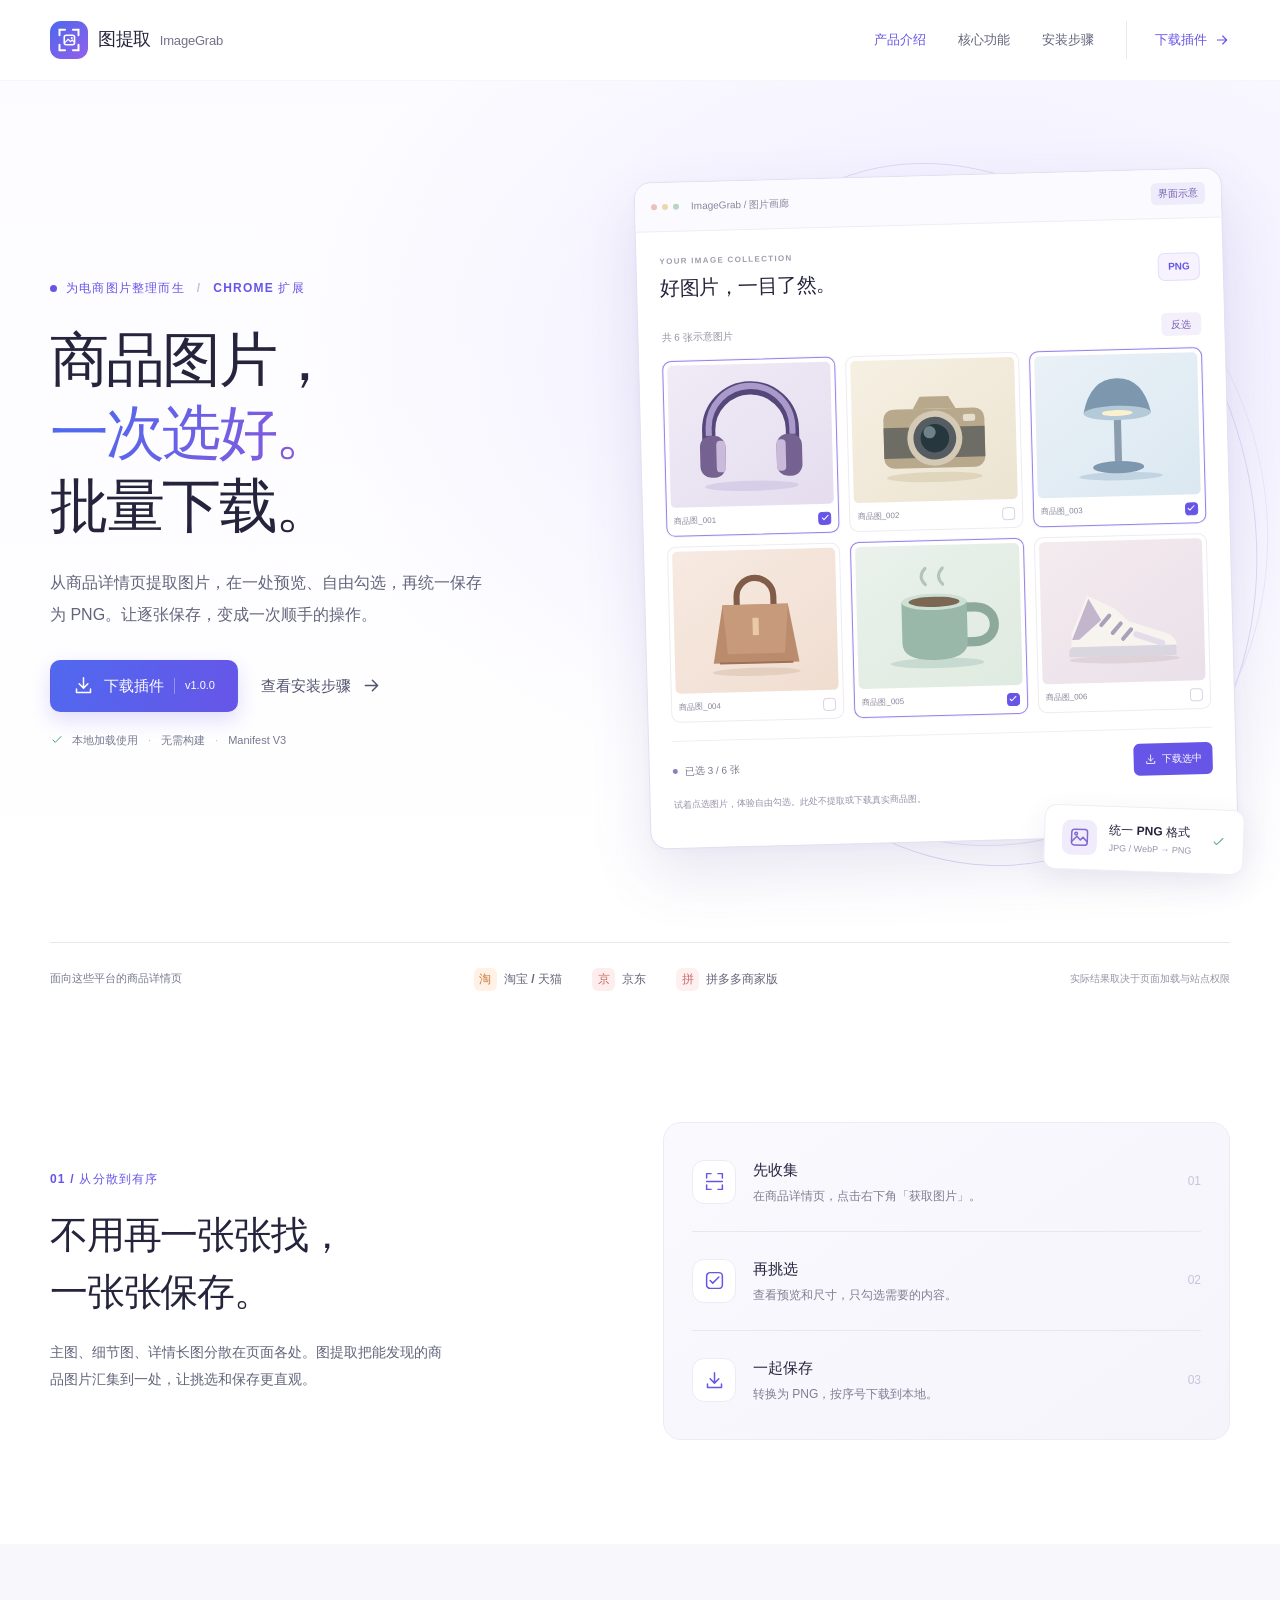
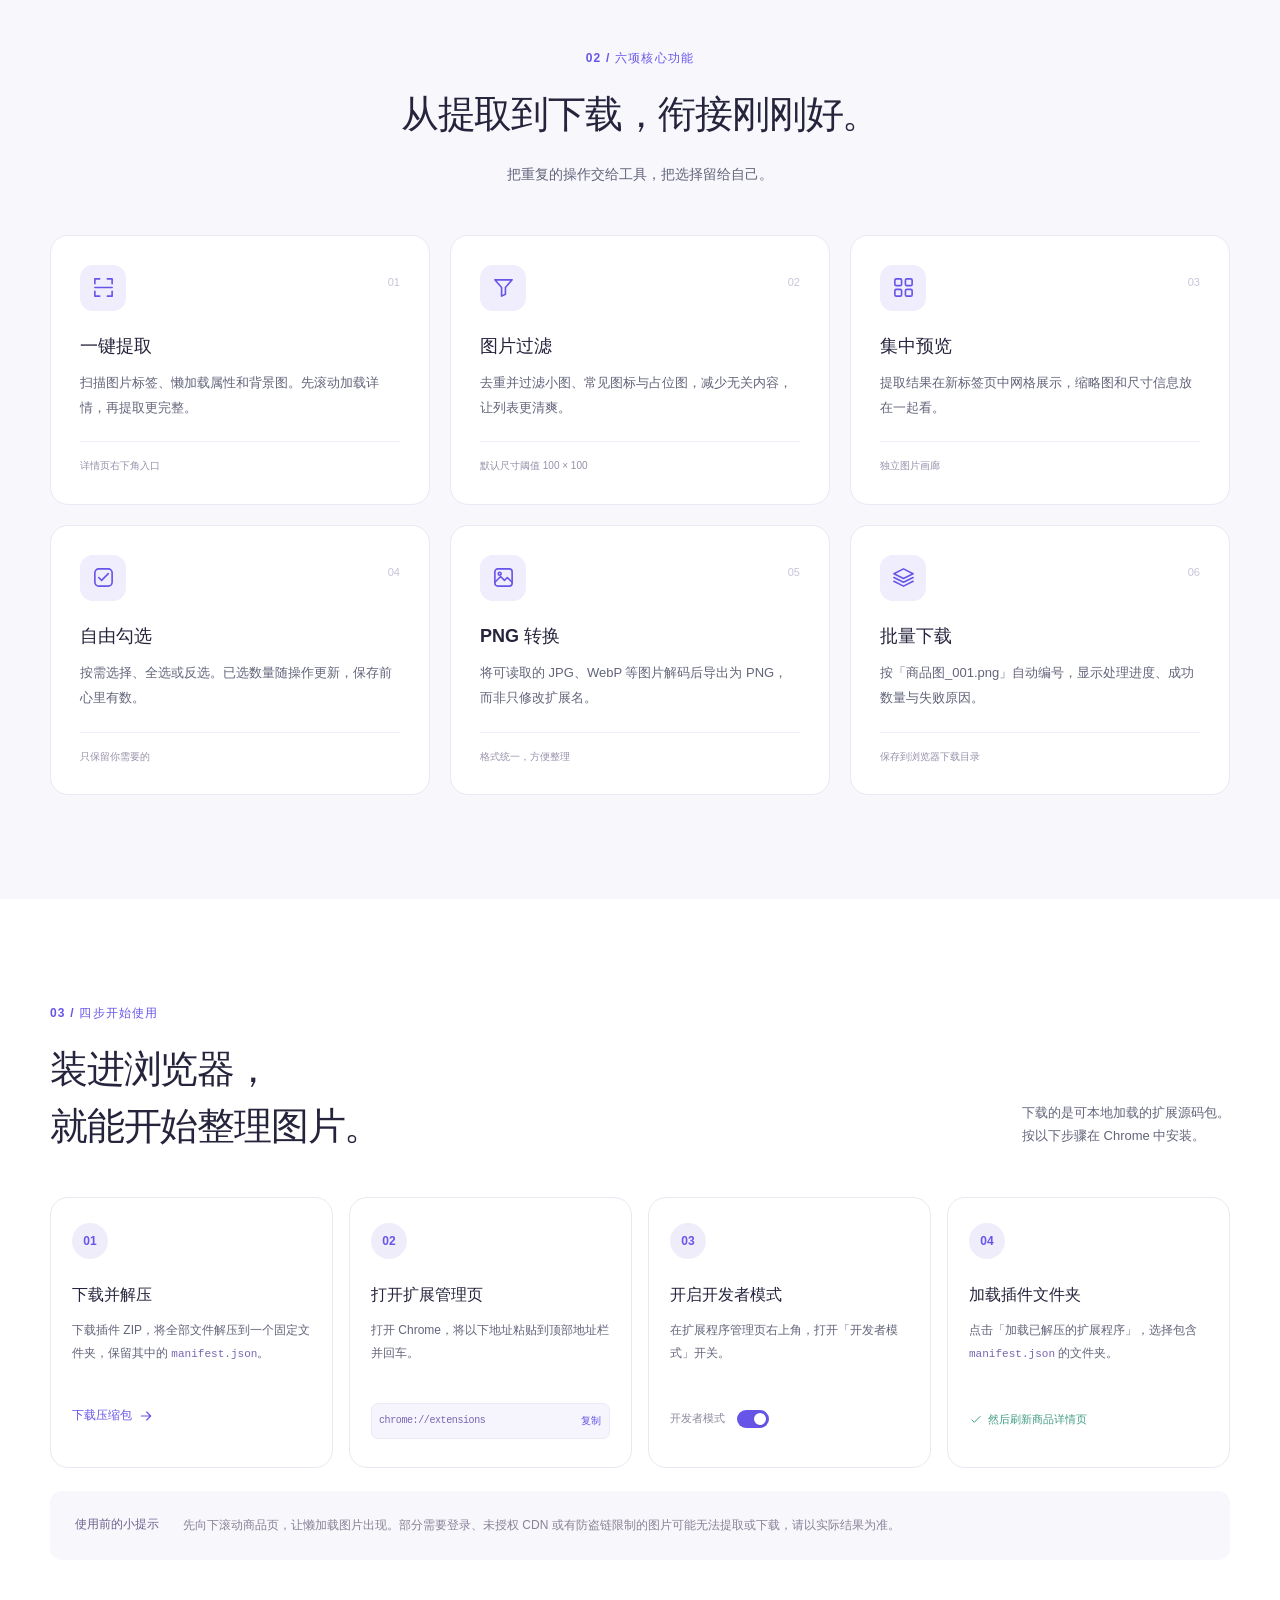
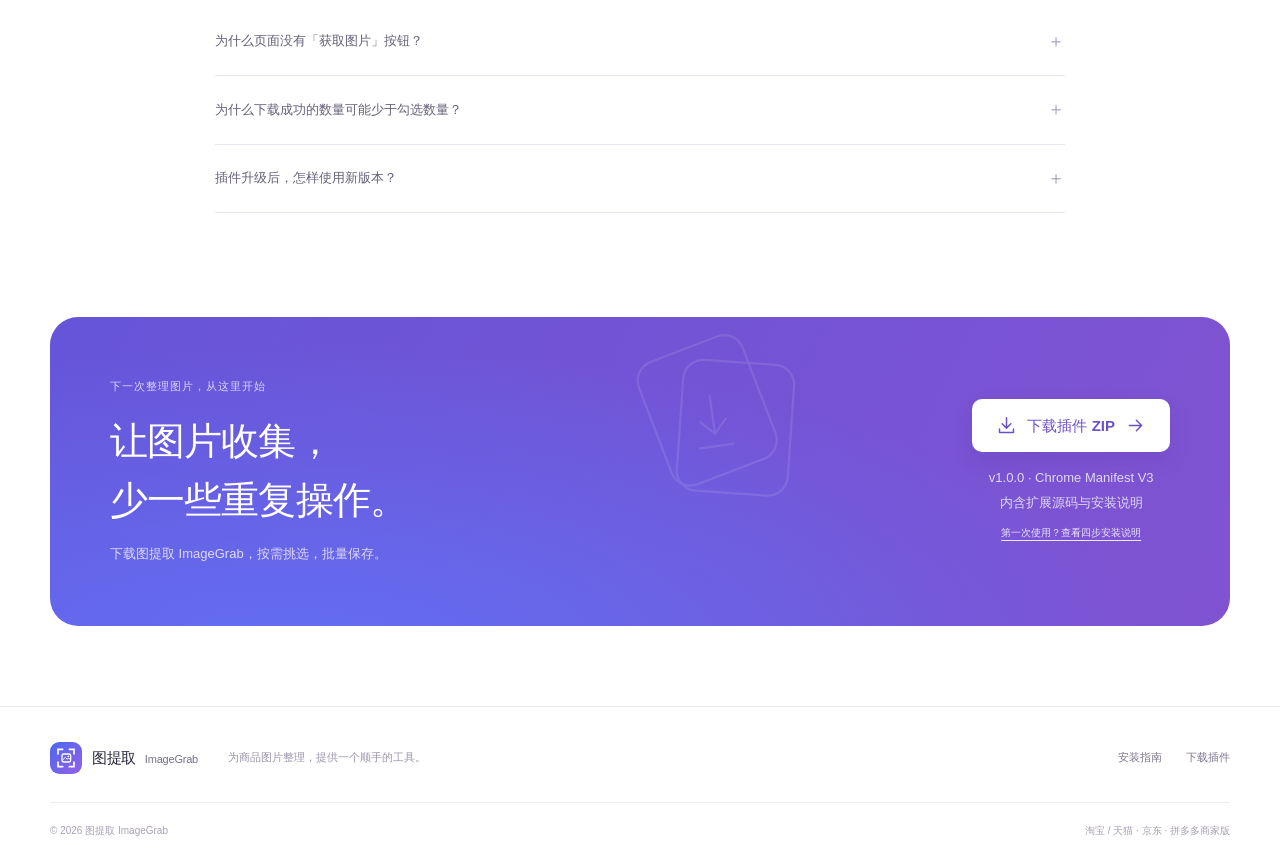
<file: docs/index.html>
<!doctype html>
<html lang="zh-CN">
<head>
  <meta charset="utf-8">
  <meta name="viewport" content="width=device-width, initial-scale=1">
  <meta name="theme-color" content="#6755e8">
  <meta name="description" content="图提取 ImageGrab：在电商商品详情页提取图片，集中预览、自由勾选，批量转换并保存为 PNG。下载 Chrome 扩展，按四步完成本地安装。">
  <title>图提取 ImageGrab · 商品图片，一次选好</title>
  <link rel="icon" href="assets/logo.svg" type="image/svg+xml">
  <link rel="stylesheet" href="css/style.css">
  <script src="js/main.js" defer></script>
</head>
<body>
  <a class="skip-link" href="#main">跳到主要内容</a>

  <!-- 原创 SVG 图标。所有资源均在本地，无字体、图片或脚本 CDN。 -->
  <svg class="svg-definitions" xmlns="http://www.w3.org/2000/svg" aria-hidden="true">
    <defs>
      <symbol id="icon-arrow" viewBox="0 0 24 24"><path d="M5 12h14M13 6l6 6-6 6"/></symbol>
      <symbol id="icon-download" viewBox="0 0 24 24"><path d="M12 3v12m-5-5 5 5 5-5M4 16v4h16v-4"/></symbol>
      <symbol id="icon-scan" viewBox="0 0 24 24"><path d="M8 3H3v5m13-5h5v5M3 16v5h5m13-5v5h-5M3 12h18"/></symbol>
      <symbol id="icon-filter" viewBox="0 0 24 24"><path d="M3 4h18l-7 8v7l-4 2v-9z"/></symbol>
      <symbol id="icon-grid" viewBox="0 0 24 24"><rect x="3" y="3" width="7" height="7" rx="1.5"/><rect x="14" y="3" width="7" height="7" rx="1.5"/><rect x="3" y="14" width="7" height="7" rx="1.5"/><rect x="14" y="14" width="7" height="7" rx="1.5"/></symbol>
      <symbol id="icon-select" viewBox="0 0 24 24"><rect x="3" y="3" width="18" height="18" rx="4"/><path d="m7 12 3 3 7-7"/></symbol>
      <symbol id="icon-image" viewBox="0 0 24 24"><rect x="3" y="3" width="18" height="18" rx="3"/><circle cx="8" cy="8" r="1.5"/><path d="m3 17 6-6 4 4 3-3 5 5"/></symbol>
      <symbol id="icon-layers" viewBox="0 0 24 24"><path d="m12 3 10 5-10 5L2 8zm-10 9 10 5 10-5M2 16l10 5 10-5"/></symbol>
      <symbol id="icon-check" viewBox="0 0 24 24"><path d="m5 12 4 4L19 6"/></symbol>
    </defs>
  </svg>

  <header class="site-header">
    <div class="container header-inner">
      <a class="brand" href="#top" aria-label="图提取 ImageGrab 首页">
        <img src="assets/logo.svg" alt="" width="38" height="38">
        <span>图提取<span class="brand-en">ImageGrab</span></span>
      </a>
      <button class="menu-toggle" type="button" aria-controls="primary-nav" aria-expanded="false" aria-label="打开导航菜单">
        <span></span><span></span><span></span>
      </button>
      <nav class="site-nav" id="primary-nav" aria-label="主导航">
        <a href="#about">产品介绍</a>
        <a href="#features">核心功能</a>
        <a href="#install">安装步骤</a>
        <a class="nav-download" href="#download">下载插件 <svg class="icon" aria-hidden="true"><use href="#icon-arrow"/></svg></a>
      </nav>
    </div>
  </header>

  <main id="main">
    <!-- 首屏右侧为可交互的界面示意，不是实际插件运行截图。 -->
    <section class="hero" id="top" aria-labelledby="hero-title">
      <div class="container hero-layout">
        <div class="hero-copy">
          <p class="eyebrow"><span class="status-dot"></span> 为电商图片整理而生 <span class="eyebrow-divider">/</span> CHROME 扩展</p>
          <h1 id="hero-title">商品图片，<br><span class="gradient-text">一次选好。</span><br>批量下载。</h1>
          <p class="hero-description">从商品详情页提取图片，在一处预览、自由勾选，再统一保存为 PNG。让逐张保存，变成一次顺手的操作。</p>
          <div class="hero-actions">
            <a class="button button-primary" href="downloads/imagegrab.zip" download="imagegrab.zip"><svg class="icon" aria-hidden="true"><use href="#icon-download"/></svg> 下载插件 <span class="button-version">v1.0.0</span></a>
            <a class="button button-quiet" href="#install">查看安装步骤 <svg class="icon" aria-hidden="true"><use href="#icon-arrow"/></svg></a>
          </div>
          <p class="hero-note"><svg class="icon" aria-hidden="true"><use href="#icon-check"/></svg> 本地加载使用 <span>·</span> 无需构建 <span>·</span> Manifest V3</p>
        </div>

        <div class="hero-visual">
          <div class="visual-orbit" aria-hidden="true"></div>
          <div class="gallery-demo" aria-labelledby="demo-title">
            <div class="window-bar"><div class="window-dots" aria-hidden="true"><i></i><i></i><i></i></div><span>ImageGrab / 图片画廊</span><span class="demo-badge">界面示意</span></div>
            <div class="demo-inner">
              <div class="demo-heading"><div><p class="tiny-label">YOUR IMAGE COLLECTION</p><h2 id="demo-title">好图片，一目了然。</h2></div><span class="png-tag">PNG</span></div>
              <div class="demo-toolbar"><span>共 6 张示意图片</span><button type="button" id="demo-invert">反选</button></div>
              <div class="demo-grid" role="group" aria-label="图片勾选交互示意">
                <button class="demo-card is-selected" type="button" aria-pressed="true" aria-label="示意商品图 1：耳机">
                  <span class="product-canvas canvas-lilac"><svg viewBox="0 0 160 130" role="img" aria-label="紫色耳机矢量示意"><ellipse cx="80" cy="115" rx="46" ry="5" fill="#c5bbdf" opacity=".5"/><path d="M39 75V60a41 41 0 0 1 82 0v15" fill="none" stroke="#55477a" stroke-width="13"/><path d="M39 65V58a41 41 0 0 1 82 0v7" fill="none" stroke="#aa9acb" stroke-width="6"/><rect x="30" y="65" width="25" height="41" rx="11" fill="#756291"/><rect x="105" y="65" width="25" height="41" rx="11" fill="#756291"/><rect x="46" y="70" width="9" height="31" rx="4" fill="#c9bada"/><rect x="105" y="70" width="9" height="31" rx="4" fill="#c9bada"/></svg></span>
                  <span class="demo-card-meta"><span>商品图_001</span><span class="selection-check"><svg class="icon" aria-hidden="true"><use href="#icon-check"/></svg></span></span>
                </button>
                <button class="demo-card" type="button" aria-pressed="false" aria-label="示意商品图 2：相机">
                  <span class="product-canvas canvas-sand"><svg viewBox="0 0 160 130" role="img" aria-label="米色相机矢量示意"><ellipse cx="80" cy="111" rx="47" ry="5" fill="#c7b994" opacity=".4"/><rect x="31" y="44" width="99" height="58" rx="10" fill="#b8a88c"/><path d="M40 44h20l7-12h28l7 12" fill="#b8a88c"/><rect x="31" y="62" width="99" height="30" fill="#6d6c65"/><circle cx="81" cy="73" r="27" fill="#d4c9b4"/><circle cx="81" cy="73" r="21" fill="#555d62"/><circle cx="81" cy="73" r="14" fill="#26373e"/><circle cx="76" cy="67" r="6" fill="#9eb6ba" opacity=".6"/><rect x="109" y="50" width="12" height="7" rx="2" fill="#e6dfcd"/></svg></span>
                  <span class="demo-card-meta"><span>商品图_002</span><span class="selection-check"><svg class="icon" aria-hidden="true"><use href="#icon-check"/></svg></span></span>
                </button>
                <button class="demo-card is-selected" type="button" aria-pressed="true" aria-label="示意商品图 3：台灯">
                  <span class="product-canvas canvas-blue"><svg viewBox="0 0 160 130" role="img" aria-label="蓝色台灯矢量示意"><ellipse cx="82" cy="115" rx="41" ry="4" fill="#97b0c7" opacity=".4"/><path d="M80 106V49" stroke="#8c9ead" stroke-width="7"/><path d="M47 53q7-34 33-34t33 34" fill="#7d98ae"/><ellipse cx="80" cy="53" rx="33" ry="7" fill="#b5cad9"/><ellipse cx="80" cy="53" rx="15" ry="3" fill="#fbf2cd"/><ellipse cx="80" cy="106" rx="25" ry="6" fill="#7d98ae"/></svg></span>
                  <span class="demo-card-meta"><span>商品图_003</span><span class="selection-check"><svg class="icon" aria-hidden="true"><use href="#icon-check"/></svg></span></span>
                </button>
                <button class="demo-card" type="button" aria-pressed="false" aria-label="示意商品图 4：手提包">
                  <span class="product-canvas canvas-peach"><svg viewBox="0 0 160 130" role="img" aria-label="棕色手提包矢量示意"><ellipse cx="80" cy="115" rx="43" ry="4" fill="#d3b8a3" opacity=".45"/><path d="M48 49h64l10 57H38z" fill="#ba8c6d"/><path d="M62 55V41a18 18 0 0 1 36 0v14" fill="none" stroke="#815d49" stroke-width="6"/><path d="M48 49h64l-4 48H52z" fill="#c79a7b"/><path d="M77 62h6v17h-6z" fill="#e9caa4"/><path d="M44 106h72" stroke="#9d7156" stroke-width="2"/></svg></span>
                  <span class="demo-card-meta"><span>商品图_004</span><span class="selection-check"><svg class="icon" aria-hidden="true"><use href="#icon-check"/></svg></span></span>
                </button>
                <button class="demo-card is-selected" type="button" aria-pressed="true" aria-label="示意商品图 5：咖啡杯">
                  <span class="product-canvas canvas-mint"><svg viewBox="0 0 160 130" role="img" aria-label="绿色咖啡杯矢量示意"><ellipse cx="78" cy="111" rx="46" ry="5" fill="#9ebdb3" opacity=".4"/><path d="M106 57h9c26 0 26 34 0 34h-9" fill="none" stroke="#8ca99c" stroke-width="9"/><path d="M44 51h64v40q0 17-32 17T44 91z" fill="#9ab8a9"/><ellipse cx="76" cy="51" rx="32" ry="8" fill="#cce0d3"/><ellipse cx="76" cy="51" rx="25" ry="5" fill="#7c6654"/><path d="M68 34q-8-8 0-16m17 16q-8-8 0-16" fill="none" stroke="#b3c5ba" stroke-width="3" stroke-linecap="round"/></svg></span>
                  <span class="demo-card-meta"><span>商品图_005</span><span class="selection-check"><svg class="icon" aria-hidden="true"><use href="#icon-check"/></svg></span></span>
                </button>
                <button class="demo-card" type="button" aria-pressed="false" aria-label="示意商品图 6：运动鞋">
                  <span class="product-canvas canvas-rose"><svg viewBox="0 0 160 130" role="img" aria-label="白色运动鞋矢量示意"><ellipse cx="81" cy="112" rx="54" ry="4" fill="#c9b6be" opacity=".4"/><path d="M30 85 46 49l26 13 14 13 35 12q12 4 11 14H29z" fill="#f7f4f0"/><path d="M30 99h102v10H27v-7z" fill="#d9d6df"/><path d="m47 52 12 21-22 19H30z" fill="#c3b5cb"/><path d="m67 69-8 9m19-1-8 9m18-3-8 9" stroke="#aaa0b7" stroke-width="4" stroke-linecap="round"/><path d="m93 88 25 9" stroke="#e4dce8" stroke-width="6" stroke-linecap="round"/></svg></span>
                  <span class="demo-card-meta"><span>商品图_006</span><span class="selection-check"><svg class="icon" aria-hidden="true"><use href="#icon-check"/></svg></span></span>
                </button>
              </div>
              <div class="demo-bottom"><span><i class="status-dot"></i><span id="demo-count" aria-live="polite">已选 3 / 6 张</span></span><button type="button" class="demo-download" id="demo-download"><svg class="icon" aria-hidden="true"><use href="#icon-download"/></svg> 下载选中</button></div>
              <p class="demo-message" id="demo-message" role="status">试着点选图片，体验自由勾选。此处不提取或下载真实商品图。</p>
            </div>
          </div>
          <div class="floating-note" aria-hidden="true"><span class="floating-icon"><svg class="icon"><use href="#icon-image"/></svg></span><span><strong>统一 PNG 格式</strong><small>JPG / WebP → PNG</small></span><svg class="icon note-check"><use href="#icon-check"/></svg></div>
        </div>
      </div>
      <div class="container platform-strip"><span class="platform-caption">面向这些平台的商品详情页</span><div class="platforms"><span><i class="platform-mark mark-tao">淘</i>淘宝 / 天猫</span><span><i class="platform-mark mark-jd">京</i>京东</span><span><i class="platform-mark mark-pdd">拼</i>拼多多商家版</span></div><span class="platform-footnote">实际结果取决于页面加载与站点权限</span></div>
    </section>

    <section class="section section-about" id="about" aria-labelledby="about-title">
      <div class="container about-layout">
        <div class="section-heading reveal"><p class="eyebrow">01 / 从分散到有序</p><h2 id="about-title">不用再一张张找，<br>一张张保存。</h2><p>主图、细节图、详情长图分散在页面各处。图提取把能发现的商品图片汇集到一处，让挑选和保存更直观。</p></div>
        <div class="workflow reveal"><div class="workflow-row"><span class="workflow-icon"><svg class="icon" aria-hidden="true"><use href="#icon-scan"/></svg></span><div><h3>先收集</h3><p>在商品详情页，点击右下角「获取图片」。</p></div><span class="workflow-number">01</span></div><div class="workflow-row"><span class="workflow-icon"><svg class="icon" aria-hidden="true"><use href="#icon-select"/></svg></span><div><h3>再挑选</h3><p>查看预览和尺寸，只勾选需要的内容。</p></div><span class="workflow-number">02</span></div><div class="workflow-row"><span class="workflow-icon"><svg class="icon" aria-hidden="true"><use href="#icon-download"/></svg></span><div><h3>一起保存</h3><p>转换为 PNG，按序号下载到本地。</p></div><span class="workflow-number">03</span></div></div>
      </div>
    </section>

    <section class="section section-features" id="features" aria-labelledby="features-title">
      <div class="container">
        <div class="section-heading centered reveal"><p class="eyebrow">02 / 六项核心功能</p><h2 id="features-title">从提取到下载，衔接刚刚好。</h2><p>把重复的操作交给工具，把选择留给自己。</p></div>
        <div class="feature-grid">
          <article class="feature-card reveal"><span class="feature-icon"><svg class="icon" aria-hidden="true"><use href="#icon-scan"/></svg></span><span class="feature-index">01</span><h3>一键提取</h3><p>扫描图片标签、懒加载属性和背景图。先滚动加载详情，再提取更完整。</p><span class="feature-tag">详情页右下角入口</span></article>
          <article class="feature-card reveal"><span class="feature-icon"><svg class="icon" aria-hidden="true"><use href="#icon-filter"/></svg></span><span class="feature-index">02</span><h3>图片过滤</h3><p>去重并过滤小图、常见图标与占位图，减少无关内容，让列表更清爽。</p><span class="feature-tag">默认尺寸阈值 100 × 100</span></article>
          <article class="feature-card reveal"><span class="feature-icon"><svg class="icon" aria-hidden="true"><use href="#icon-grid"/></svg></span><span class="feature-index">03</span><h3>集中预览</h3><p>提取结果在新标签页中网格展示，缩略图和尺寸信息放在一起看。</p><span class="feature-tag">独立图片画廊</span></article>
          <article class="feature-card reveal"><span class="feature-icon"><svg class="icon" aria-hidden="true"><use href="#icon-select"/></svg></span><span class="feature-index">04</span><h3>自由勾选</h3><p>按需选择、全选或反选。已选数量随操作更新，保存前心里有数。</p><span class="feature-tag">只保留你需要的</span></article>
          <article class="feature-card reveal"><span class="feature-icon"><svg class="icon" aria-hidden="true"><use href="#icon-image"/></svg></span><span class="feature-index">05</span><h3>PNG 转换</h3><p>将可读取的 JPG、WebP 等图片解码后导出为 PNG，而非只修改扩展名。</p><span class="feature-tag">格式统一，方便整理</span></article>
          <article class="feature-card reveal"><span class="feature-icon"><svg class="icon" aria-hidden="true"><use href="#icon-layers"/></svg></span><span class="feature-index">06</span><h3>批量下载</h3><p>按「商品图_001.png」自动编号，显示处理进度、成功数量与失败原因。</p><span class="feature-tag">保存到浏览器下载目录</span></article>
        </div>
      </div>
    </section>

    <section class="section section-install" id="install" aria-labelledby="install-title">
      <div class="container">
        <div class="install-heading reveal"><div class="section-heading"><p class="eyebrow">03 / 四步开始使用</p><h2 id="install-title">装进浏览器，<br>就能开始整理图片。</h2></div><p>下载的是可本地加载的扩展源码包。<br>按以下步骤在 Chrome 中安装。</p></div>
        <ol class="install-grid">
          <li class="install-card reveal"><span class="step-number">01</span><h3>下载并解压</h3><p>下载插件 ZIP，将全部文件解压到一个固定文件夹，保留其中的 <code>manifest.json</code>。</p><a class="text-link" href="downloads/imagegrab.zip" download="imagegrab.zip">下载压缩包 <svg class="icon" aria-hidden="true"><use href="#icon-arrow"/></svg></a></li>
          <li class="install-card reveal"><span class="step-number">02</span><h3>打开扩展管理页</h3><p>打开 Chrome，将以下地址粘贴到顶部地址栏并回车。</p><div class="copy-field"><code>chrome://extensions</code><button type="button" id="copy-address" aria-label="复制 Chrome 扩展管理页地址">复制</button></div><span id="copy-status" class="copy-status" role="status"></span></li>
          <li class="install-card reveal"><span class="step-number">03</span><h3>开启开发者模式</h3><p>在扩展程序管理页右上角，打开「开发者模式」开关。</p><div class="switch-illustration" aria-hidden="true"><span>开发者模式</span><span class="switch-track"><i></i></span></div></li>
          <li class="install-card reveal"><span class="step-number">04</span><h3>加载插件文件夹</h3><p>点击「加载已解压的扩展程序」，选择包含 <code>manifest.json</code> 的文件夹。</p><span class="loaded-illustration"><svg class="icon" aria-hidden="true"><use href="#icon-check"/></svg> 然后刷新商品详情页</span></li>
        </ol>
        <div class="usage-notes reveal"><span class="note-title">使用前的小提示</span><p>先向下滚动商品页，让懒加载图片出现。部分需要登录、未授权 CDN 或有防盗链限制的图片可能无法提取或下载，请以实际结果为准。</p></div>
        <div class="faq-list reveal" aria-label="常见问题">
          <details><summary>为什么页面没有「获取图片」按钮？<span aria-hidden="true">＋</span></summary><p>请确认扩展已启用，当前页面是支持平台的商品详情页。安装或重新加载扩展后，刷新商品页面；首页、搜索页和店铺页不一定会显示入口。</p></details>
          <details><summary>为什么下载成功的数量可能少于勾选数量？<span aria-hidden="true">＋</span></summary><p>图片可能受登录态、图片 CDN 权限、防盗链或解码格式限制。请查看画廊中的失败原因，先用少量图片测试。官网的画廊仅为界面示意，不代表实际平台的测试结果。</p></details>
          <details><summary>插件升级后，怎样使用新版本？<span aria-hidden="true">＋</span></summary><p>用新文件替换原扩展目录，在扩展管理页点击重新加载，再刷新已打开的商品详情页。</p></details>
        </div>
      </div>
    </section>

    <section class="section section-download" id="download" aria-labelledby="download-title">
      <div class="container">
        <div class="download-panel reveal">
          <div class="download-decoration" aria-hidden="true"><svg viewBox="0 0 180 180"><rect x="33" y="24" width="100" height="118" rx="18" transform="rotate(-13 83 83)"/><rect x="56" y="43" width="100" height="118" rx="18" transform="rotate(12 106 102)"/><path d="M87 105v-35m-12 22 12 13 12-13m-28 24h32"/></svg></div>
          <div><p class="eyebrow">下一次整理图片，从这里开始</p><h2 id="download-title">让图片收集，<br>少一些重复操作。</h2><p>下载图提取 ImageGrab，按需挑选，批量保存。</p></div>
          <div class="download-action"><a class="button button-white" href="downloads/imagegrab.zip" download="imagegrab.zip"><svg class="icon" aria-hidden="true"><use href="#icon-download"/></svg> 下载插件 ZIP <svg class="icon" aria-hidden="true"><use href="#icon-arrow"/></svg></a><p>v1.0.0 · Chrome Manifest V3<br>内含扩展源码与安装说明</p><a class="download-help" href="#install">第一次使用？查看四步安装说明</a></div>
        </div>
      </div>
    </section>
  </main>

  <footer class="site-footer"><div class="container footer-inner"><a class="brand" href="#top"><img src="assets/logo.svg" alt="" width="32" height="32"><span>图提取<span class="brand-en">ImageGrab</span></span></a><p>为商品图片整理，提供一个顺手的工具。</p><div class="footer-links"><a href="#install">安装指南</a><a href="downloads/imagegrab.zip" download="imagegrab.zip">下载插件</a><a id="github-link" hidden>GitHub 仓库</a></div></div><div class="container footer-bottom"><span>© <span id="copyright-year">2026</span> 图提取 ImageGrab</span><span>淘宝 / 天猫 · 京东 · 拼多多商家版</span></div></footer>
</body>
</html>
</file>
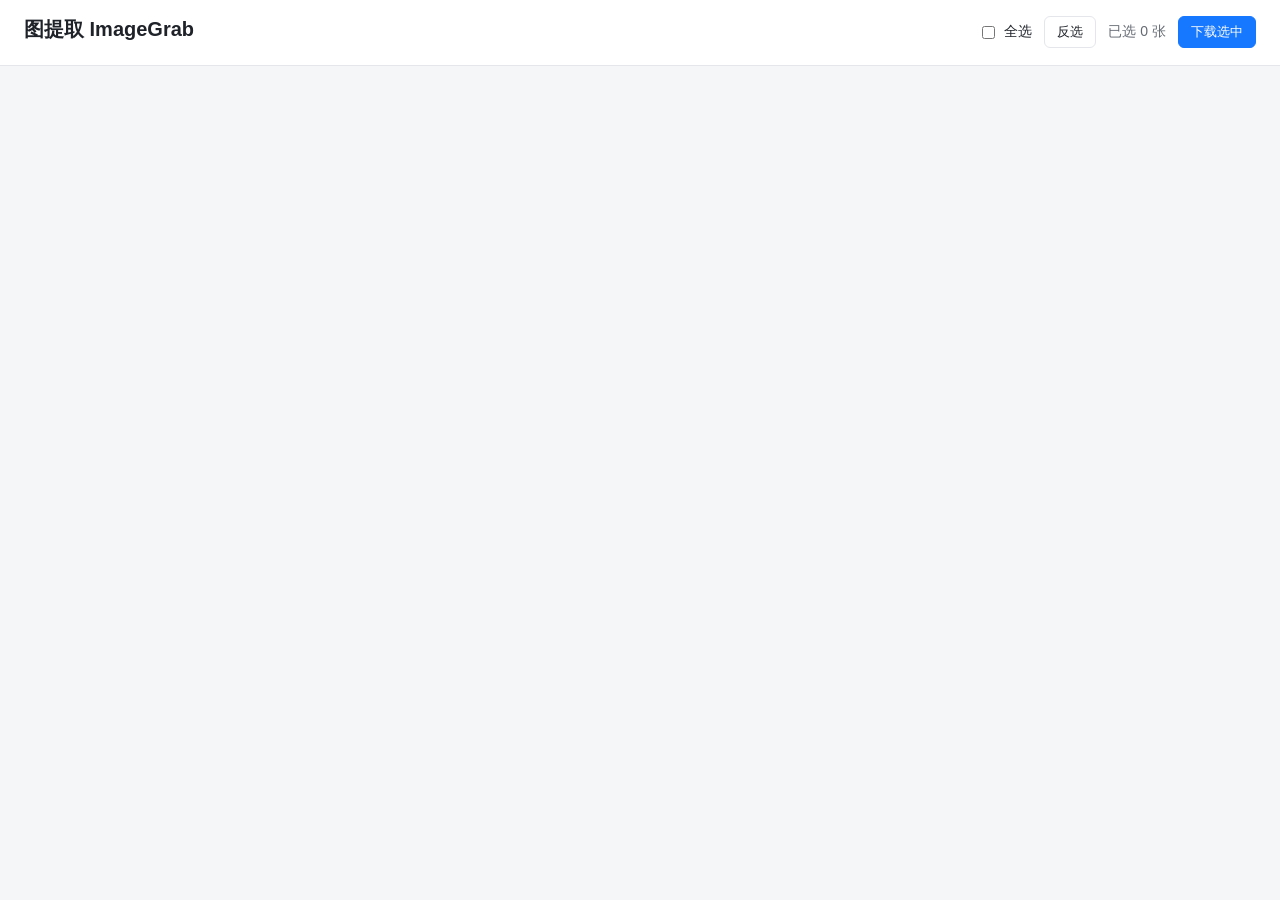
<file: gallery.html>
<!DOCTYPE html>
<html lang="zh-CN">
  <head>
    <meta charset="UTF-8" />
    <meta name="viewport" content="width=device-width, initial-scale=1" />
    <title>图提取 ImageGrab</title>
    <link rel="stylesheet" href="gallery.css" />
  </head>
  <body>
    <header class="topbar">
      <div class="title-wrap">
        <h1>图提取 ImageGrab</h1>
        <p id="source" class="source"></p>
      </div>
      <div class="toolbar">
        <label class="check-label">
          <input id="selectAll" type="checkbox" />
          全选
        </label>
        <button id="invertBtn" type="button">反选</button>
        <span id="selectedCount" class="count">已选 0 张</span>
        <button id="downloadBtn" type="button" class="primary">下载选中</button>
      </div>
    </header>

    <p id="hint" class="hint" hidden></p>
    <p id="filterNote" class="hint" hidden></p>
    <section id="progress" class="progress" hidden></section>
    <main id="grid" class="grid"></main>
    <p id="empty" class="empty" hidden>没有可显示的商品图。</p>

    <script src="gallery.js"></script>
  </body>
</html>
</file>
<file: docs/css/style.css>
/* 基础变量：修改这里即可统一调整主色、间距、圆角。 */
:root {
  --primary: #6755e8;
  --primary-dark: #5141c6;
  --blue: #5069ee;
  --purple: #9463e9;
  --ink: #25243c;
  --muted: #62647a;
  --faint: #77798f;
  --line: #e9e8f1;
  --surface: #f7f7fc;
  --white: #fff;
  --success: #409b82;
  --radius-sm: 10px;
  --radius: 18px;
  --radius-lg: 28px;
  --space-1: 8px;
  --space-2: 16px;
  --space-3: 24px;
  --space-4: 32px;
  --space-5: 48px;
  --space-6: 72px;
  --space-7: 104px;
  --container: 1180px;
  --shadow: 0 24px 65px rgba(55, 44, 111, .1);
  --ease: 220ms ease;
  font-family: -apple-system, BlinkMacSystemFont, "Segoe UI", "PingFang SC", "Microsoft YaHei", sans-serif;
  color: var(--ink);
  background: var(--white);
  font-synthesis: none;
  text-rendering: optimizeLegibility;
}
*, *::before, *::after { box-sizing: border-box; }
html { scroll-behavior: smooth; scroll-padding-top: 105px; }
body { margin: 0; font-size: 15px; line-height: 1.75; -webkit-font-smoothing: antialiased; }
button, input { font: inherit; }
button, a { -webkit-tap-highlight-color: transparent; }
button, a, summary { touch-action: manipulation; }
button { cursor: pointer; }
button:disabled { cursor: default; }
a { color: inherit; text-decoration: none; }
img, svg { vertical-align: middle; }
img { max-width: 100%; }
h1, h2, h3, p { margin: 0; }
button:focus-visible, a:focus-visible, summary:focus-visible { outline: 3px solid var(--primary); outline-offset: 5px; }
[hidden] { display: none !important; }
::selection { background: #e4dcff; color: #382586; }
.container { width: min(var(--container), calc(100% - 64px)); margin-inline: auto; }
.svg-definitions { position: absolute; width: 0; height: 0; overflow: hidden; }
.icon { width: 21px; height: 21px; fill: none; stroke: currentColor; stroke-width: 1.7; stroke-linecap: round; stroke-linejoin: round; flex-shrink: 0; }
.skip-link { position: fixed; z-index: 100; top: 8px; left: 12px; padding: 10px 18px; background: var(--ink); color: var(--white); border-radius: var(--radius-sm); transform: translateY(-160%); }
.skip-link:focus { transform: none; }
.eyebrow { display: flex; align-items: center; gap: 9px; color: var(--primary); font-size: 12px; font-weight: 650; letter-spacing: 1.2px; }
.status-dot { display: inline-block; width: 7px; height: 7px; background: var(--primary); border-radius: 50%; flex-shrink: 0; }
.eyebrow-divider { color: #c2bfda; margin-inline: 3px; }
.button { min-height: 52px; display: inline-flex; align-items: center; justify-content: center; gap: 10px; border: 1px solid transparent; border-radius: var(--radius-sm); padding: 13px 22px; font-weight: 600; line-height: 1.4; transition: background var(--ease), box-shadow var(--ease), transform var(--ease); }
.button:hover { transform: translateY(-2px); }
.button-primary { background: linear-gradient(115deg, var(--blue), var(--primary)); color: var(--white); box-shadow: 0 8px 20px rgba(103, 85, 232, .2); }
.button-primary:hover { box-shadow: 0 12px 26px rgba(103, 85, 232, .3); }
.button-version { border-left: 1px solid #ffffff55; padding-left: 10px; font-size: 11px; font-weight: 400; }
.button-quiet { color: #52536d; padding-inline: 8px; }
.button-quiet:hover { background: #f1eefc; }

/* 吸顶导航；移动端沿用同一组链接。 */
.site-header { position: sticky; top: 0; z-index: 20; border-bottom: 1px solid #eeedf480; background: rgba(255, 255, 255, .92); backdrop-filter: blur(18px); }
.header-inner { min-height: 80px; display: flex; justify-content: space-between; align-items: center; gap: var(--space-3); position: relative; }
.brand { display: inline-flex; align-items: center; gap: 10px; white-space: nowrap; flex-shrink: 0; }
.brand > span { display: flex; align-items: baseline; gap: 9px; font-size: 18px; font-weight: 720; letter-spacing: -.4px; }
.brand-en { color: #73718a; font-size: 13px; font-weight: 500; letter-spacing: -.2px; }
.site-nav { display: flex; align-items: center; gap: 32px; font-size: 13px; font-weight: 500; }
.site-nav a { padding-block: 8px; color: var(--muted); transition: color var(--ease); }
.site-nav a:hover, .site-nav a[aria-current="location"] { color: var(--primary); }
.site-nav .nav-download { color: var(--primary); display: inline-flex; align-items: center; gap: 7px; border-left: 1px solid var(--line); padding-left: 28px; }
.nav-download .icon { width: 16px; height: 16px; }
.menu-toggle { display: none; width: 42px; height: 42px; background: var(--white); border: 1px solid var(--line); border-radius: var(--radius-sm); padding: 10px; }
.menu-toggle span { display: block; height: 2px; background: var(--ink); margin: 4px 0; border-radius: 2px; transition: transform var(--ease), opacity var(--ease); }
.menu-toggle[aria-expanded="true"] span:first-child { transform: translateY(6px) rotate(45deg); }
.menu-toggle[aria-expanded="true"] span:nth-child(2) { opacity: 0; }
.menu-toggle[aria-expanded="true"] span:last-child { transform: translateY(-6px) rotate(-45deg); }

/* 首屏与原创商品画廊示意。 */
.hero { position: relative; overflow: clip; background: radial-gradient(ellipse at 77% 30%, #eeebff 0, transparent 50%), linear-gradient(180deg, #fcfbff, #fff 95%); }
.hero-layout { display: grid; grid-template-columns: .95fr 1.05fr; gap: 60px; align-items: center; padding-top: 76px; padding-bottom: 70px; }
.hero-copy { position: relative; z-index: 1; min-width: 0; }
.hero h1 { margin-top: 24px; font-size: clamp(44px, 4.6vw, 65px); font-weight: 750; letter-spacing: -2.8px; line-height: 1.24; }
.gradient-text { background: linear-gradient(105deg, var(--blue) 10%, #8d57d9); background-clip: text; -webkit-background-clip: text; color: transparent; }
.hero-description { margin-top: 25px; max-width: 435px; color: var(--muted); font-size: 16px; line-height: 1.95; }
.hero-actions { display: flex; align-items: center; flex-wrap: wrap; gap: 14px; margin-top: 30px; }
.hero-note { margin-top: 19px; display: flex; align-items: center; flex-wrap: wrap; gap: 8px; color: var(--faint); font-size: 11px; }
.hero-note .icon { width: 14px; height: 14px; color: var(--success); }
.hero-note > span { color: #c6c2d5; margin-inline: 2px; }
.hero-visual { position: relative; min-width: 0; padding: 18px 0 30px; }
.visual-orbit { position: absolute; inset: 0 -20px 0 30px; border-radius: 50%; border: 1px solid #ded8f5; transform: rotate(-18deg); }
.visual-orbit::after { content: ""; position: absolute; inset: 24px -15px 20px -5px; border: 1px solid #eae6fa; border-radius: 50%; }
.gallery-demo { position: relative; border: 1px solid #e3dff0; border-radius: 17px; overflow: hidden; background: var(--white); box-shadow: 0 26px 60px #4f3d9520, 0 3px 10px #4f3d9506; transform: rotate(-1.5deg); }
.window-bar { padding: 13px 16px; background: #fbfaff; display: flex; align-items: center; gap: 12px; border-bottom: 1px solid #efedf6; color: #8b879e; font-size: 10px; }
.window-dots { display: flex; gap: 5px; }
.window-dots i { width: 6px; height: 6px; border-radius: 50%; background: #dfdbe9; }
.window-dots i:first-child { background: #eec0bc; }
.window-dots i:nth-child(2) { background: #ebd9ae; }
.window-dots i:last-child { background: #b7d5c5; }
.demo-badge { margin-left: auto; background: #eeebfb; border-radius: 5px; color: #7761b1; padding: 2px 7px; white-space: nowrap; }
.demo-inner { padding: 23px; }
.demo-heading { display: flex; align-items: center; justify-content: space-between; gap: 10px; }
.tiny-label { color: #a29bae; font-size: 8px; font-weight: 600; letter-spacing: 1.3px; }
.demo-heading h2 { font-size: 20px; font-weight: 650; margin-top: 2px; letter-spacing: -.5px; }
.png-tag { color: var(--primary); border: 1px solid #e4ddfa; background: #f6f3ff; font-size: 10px; font-weight: 700; border-radius: 7px; padding: 4px 9px; }
.demo-toolbar { display: flex; align-items: center; justify-content: space-between; font-size: 10px; color: #9590a1; margin-top: 20px; margin-bottom: 12px; }
.demo-toolbar button { border: 0; background: #f3f0fc; padding: 3px 10px; border-radius: 5px; color: #7b61b7; font-size: 10px; }
.demo-grid { display: grid; grid-template-columns: repeat(3, minmax(0, 1fr)); gap: 10px; }
.demo-card { display: block; min-width: 0; padding: 4px; border: 1.5px solid #eeebf1; border-radius: 9px; background: var(--white); text-align: left; transition: border-color var(--ease), box-shadow var(--ease); }
.demo-card:hover { border-color: #baaced; }
.demo-card.is-selected { border-color: #9a82e7; box-shadow: 0 0 0 1px #9a82e71a; }
.product-canvas { display: grid; place-items: center; aspect-ratio: 1.15; border-radius: 5px; overflow: hidden; }
.product-canvas svg { width: 100%; height: 100%; }
.canvas-lilac { background: linear-gradient(145deg, #f0ebf7, #e5ddee); }
.canvas-sand { background: linear-gradient(145deg, #f6f0e3, #ece4d1); }
.canvas-blue { background: linear-gradient(145deg, #eaf1f7, #dbe8f1); }
.canvas-peach { background: linear-gradient(145deg, #f7eae2, #f0ddd0); }
.canvas-mint { background: linear-gradient(145deg, #eaf2eb, #dfeae0); }
.canvas-rose { background: linear-gradient(145deg, #f4ebef, #eae0e9); }
.demo-card-meta { display: flex; align-items: center; justify-content: space-between; gap: 3px; padding: 7px 3px 3px; color: #8a849b; font-size: 8px; }
.selection-check { width: 13px; height: 13px; display: grid; place-items: center; border: 1px solid #d9d4e6; border-radius: 4px; flex-shrink: 0; }
.selection-check .icon { width: 10px; height: 10px; opacity: 0; stroke-width: 2.5; }
.is-selected .selection-check { color: var(--white); border-color: var(--primary); background: var(--primary); }
.is-selected .selection-check .icon { opacity: 1; }
.demo-bottom { display: flex; align-items: center; justify-content: space-between; gap: 10px; margin-top: 18px; padding-top: 14px; border-top: 1px solid #f0edf6; }
.demo-bottom > span { display: flex; align-items: center; gap: 7px; font-size: 10px; color: #7e788e; }
.demo-bottom .status-dot { width: 5px; height: 5px; background: #8e7cbd; }
.demo-download { display: inline-flex; align-items: center; justify-content: center; gap: 5px; background: var(--primary); color: var(--white); border: 0; border-radius: 6px; padding: 7px 11px; font-size: 10px; }
.demo-download:disabled { background: #c7bfdf; }
.demo-download .icon { width: 12px; height: 12px; }
.demo-message { min-height: 27px; color: #9991a8; font-size: 9px; line-height: 1.65; margin-top: 10px; }
.floating-note { position: absolute; bottom: 0; right: -14px; padding: 13px 17px; display: flex; align-items: center; gap: 12px; background: var(--white); border: 1px solid #f0edf7; box-shadow: 0 10px 30px #50407515; border-radius: 12px; transform: rotate(2deg); }
.floating-icon { display: grid; place-items: center; width: 35px; height: 35px; border-radius: 9px; color: #7f69d2; background: #f0ecfc; }
.floating-note strong { display: block; font-size: 12px; font-weight: 600; }
.floating-note small { display: block; color: #9992a8; font-size: 9px; }
.note-check { width: 15px; height: 15px; color: #69ad91; margin-left: 7px; }
.platform-strip { display: flex; align-items: center; justify-content: space-between; gap: 20px; padding-top: 25px; padding-bottom: 27px; border-top: 1px solid var(--line); }
.platform-caption { font-size: 11px; color: var(--faint); }
.platforms { display: flex; gap: 30px; align-items: center; }
.platforms > span { display: flex; align-items: center; gap: 7px; font-size: 12px; color: #68657a; font-weight: 550; }
.platform-mark { display: grid; place-items: center; width: 23px; height: 23px; border-radius: 6px; font-size: 12px; font-style: normal; }
.mark-tao { background: #fff1e5; color: #cb7c42; }
.mark-jd { background: #fdeeed; color: #c96864; }
.mark-pdd { background: #fff0f0; color: #c86b73; }
.platform-footnote { font-size: 10px; color: #9792a5; }

/* 内容区：叙事流程、六项功能、安装和下载。 */
.section { padding-block: var(--space-7); }
.section-heading h2 { margin-top: 17px; font-size: clamp(28px, 3vw, 38px); font-weight: 700; line-height: 1.5; letter-spacing: -1.2px; }
.section-heading > p:last-child:not(.eyebrow) { color: var(--muted); margin-top: 18px; font-size: 14px; line-height: 1.95; }
.about-layout { display: grid; grid-template-columns: .95fr 1.05fr; gap: 100px; align-items: center; }
.section-about .section-heading { max-width: 400px; }
.workflow { background: linear-gradient(145deg, #faf9fe, #f5f4fb); border: 1px solid #eeebf7; border-radius: var(--radius); padding: 10px 28px; }
.workflow-row { display: flex; align-items: center; gap: 17px; padding: 24px 0; }
.workflow-row + .workflow-row { border-top: 1px solid #e9e5f3; }
.workflow-icon { display: grid; place-items: center; width: 44px; height: 44px; color: var(--primary); border-radius: 12px; background: var(--white); border: 1px solid #eeebf5; flex-shrink: 0; }
.workflow-row h3 { font-size: 15px; font-weight: 650; }
.workflow-row p { font-size: 12px; color: #827d93; margin-top: 3px; }
.workflow-number { margin-left: auto; color: #c9c2de; font-size: 12px; font-variant-numeric: tabular-nums; }
.section-features { background: var(--surface); }
.centered { text-align: center; }
.centered .eyebrow { justify-content: center; }
.feature-grid { display: grid; grid-template-columns: repeat(3, minmax(0, 1fr)); gap: 20px; margin-top: 46px; }
.feature-card { position: relative; padding: 29px; border: 1px solid #eae8f3; border-radius: var(--radius); background: var(--white); transition: transform var(--ease), box-shadow var(--ease), border-color var(--ease); }
.feature-card:hover { transform: translateY(-5px); box-shadow: 0 14px 32px #4f3f8310; border-color: #d8cff1; }
.feature-icon { width: 46px; height: 46px; display: grid; place-items: center; border-radius: 13px; background: #f0edfd; color: var(--primary); }
.feature-icon .icon { width: 23px; height: 23px; }
.feature-index { position: absolute; right: 29px; top: 37px; color: #c9c3d9; font-size: 11px; }
.feature-card h3 { font-size: 18px; margin-top: 20px; font-weight: 650; }
.feature-card p { margin-top: 9px; font-size: 13px; color: var(--muted); line-height: 1.9; }
.feature-tag { display: block; margin-top: 21px; padding-top: 15px; border-top: 1px solid #f0eef6; color: #9790aa; font-size: 10px; }
.install-heading { display: flex; align-items: flex-end; justify-content: space-between; gap: 32px; }
.install-heading > p { color: var(--muted); font-size: 13px; padding-bottom: 8px; }
.install-grid { display: grid; grid-template-columns: repeat(4, minmax(0, 1fr)); padding: 0; margin: 42px 0 0; list-style: none; gap: 16px; }
.install-card { min-width: 0; border: 1px solid var(--line); border-radius: var(--radius); padding: 25px 21px; background: var(--white); }
.step-number { display: inline-flex; align-items: center; justify-content: center; width: 36px; height: 36px; border-radius: 50%; background: #f0edfb; color: var(--primary); font-size: 12px; font-weight: 650; }
.install-card h3 { margin-top: 22px; font-size: 16px; font-weight: 650; }
.install-card > p { color: var(--muted); font-size: 12px; margin-top: 10px; min-height: 70px; line-height: 1.9; }
code { font-family: ui-monospace, SFMono-Regular, Consolas, monospace; font-size: .92em; color: #7865b2; overflow-wrap: anywhere; }
.text-link { display: inline-flex; align-items: center; gap: 6px; margin-top: 16px; color: var(--primary); font-size: 12px; font-weight: 550; }
.text-link .icon { width: 16px; height: 16px; }
.copy-field { display: flex; align-items: center; justify-content: space-between; gap: 5px; background: #f6f4fc; border: 1px solid #ede9f7; border-radius: 7px; padding: 7px; margin-top: 14px; }
.copy-field code { font-size: 10px; letter-spacing: -.4px; }
.copy-field button { background: none; border: 0; color: var(--primary); padding: 1px; font-size: 10px; white-space: nowrap; }
.copy-status { display: block; min-height: 0; color: var(--success); font-size: 10px; margin-top: 3px; }
.switch-illustration { display: flex; align-items: center; gap: 12px; padding-top: 20px; font-size: 11px; color: #8d879d; }
.switch-track { display: inline-flex; align-items: center; justify-content: flex-end; width: 32px; height: 18px; border-radius: 12px; padding: 3px; background: var(--primary); }
.switch-track i { width: 12px; height: 12px; border-radius: 50%; background: var(--white); box-shadow: 0 1px 3px #0002; }
.loaded-illustration { display: inline-flex; align-items: center; gap: 5px; color: var(--success); font-size: 11px; margin-top: 21px; }
.loaded-illustration .icon { width: 14px; height: 14px; }
.usage-notes { display: flex; gap: 24px; padding: 23px 25px; margin-top: 23px; border-radius: 12px; background: #f8f7fc; }
.note-title { font-size: 12px; font-weight: 600; white-space: nowrap; color: #6d608f; }
.usage-notes p { font-size: 12px; color: #898197; line-height: 1.9; }
.faq-list { max-width: 850px; margin: 48px auto 0; }
.faq-list details { border-bottom: 1px solid var(--line); }
.faq-list summary { display: flex; justify-content: space-between; gap: 20px; align-items: center; list-style: none; cursor: pointer; padding: 18px 0; color: #666078; font-size: 13px; font-weight: 550; }
.faq-list summary::-webkit-details-marker { display: none; }
.faq-list summary > span { color: #aba1c3; font-size: 18px; transition: transform var(--ease); }
.faq-list details[open] summary > span { transform: rotate(45deg); }
.faq-list details > p { padding-bottom: 20px; font-size: 12px; color: #8a8199; line-height: 1.95; }
.section-download { padding-top: 0; padding-bottom: 80px; }
.download-panel { position: relative; display: grid; grid-template-columns: 1fr auto; align-items: center; gap: 40px; padding: 60px; border-radius: var(--radius-lg); overflow: hidden; color: var(--white); background: radial-gradient(ellipse at 20% 110%, #626ff3, transparent 65%), linear-gradient(115deg, #6655d9, #8053d1); }
.download-panel .eyebrow { color: #ded5ff; font-size: 11px; letter-spacing: 1px; }
.download-panel h2 { position: relative; margin-top: 16px; font-size: clamp(28px, 3vw, 38px); line-height: 1.55; letter-spacing: -.9px; }
.download-panel > div > p:not(.eyebrow) { color: #e0d9f4; font-size: 13px; margin-top: 13px; }
.download-action { position: relative; text-align: center; }
.button-white { background: var(--white); color: #6c50ca; padding: 15px 23px; box-shadow: 0 8px 20px #43288a22; }
.download-panel .download-action > p { font-size: 11px; line-height: 1.95; margin-top: 15px; color: #e0d8f6; }
.download-help { display: inline-block; font-size: 10px; color: #ece7ff; margin-top: 9px; text-decoration: underline; text-underline-offset: 4px; }
.download-decoration { position: absolute; left: 48%; top: 0; width: 200px; opacity: .1; transform: rotate(-8deg); }
.download-decoration svg { width: 100%; fill: none; stroke: var(--white); stroke-width: 2; }
.site-footer { border-top: 1px solid var(--line); padding-block: 35px 21px; }
.footer-inner { display: flex; align-items: center; gap: 30px; }
.site-footer .brand > span { font-size: 15px; }
.site-footer .brand-en { font-size: 11px; }
.footer-inner > p { font-size: 11px; color: #9b94a9; }
.footer-links { margin-left: auto; display: flex; gap: 24px; color: #7f778e; font-size: 11px; }
.footer-links a:hover { color: var(--primary); }
.footer-bottom { display: flex; justify-content: space-between; gap: 20px; margin-top: 28px; padding-top: 19px; border-top: 1px solid #f0edf5; font-size: 10px; color: #a8a0b3; }

/* 仅在脚本和 IntersectionObserver 可用时隐藏等待入场的内容。 */
.reveal { transition: opacity 550ms ease, transform 550ms ease; }
.js .reveal.is-waiting { opacity: 0; transform: translateY(18px); }

/* 平板：功能两列，安装步骤两列。 */
@media (max-width: 1023px) {
  .container { width: calc(100% - 48px); }
  .site-nav { gap: 22px; }
  .brand-en { display: none; }
  .hero-layout { gap: 30px; padding-top: 55px; padding-bottom: 55px; }
  .hero h1 { font-size: clamp(39px, 5.5vw, 54px); letter-spacing: -2px; }
  .hero-description { font-size: 14px; }
  .hero-actions { gap: 8px; }
  .hero-actions .button { padding-inline: 15px; min-height: 46px; font-size: 12px; }
  .hero-actions .button-quiet { padding-inline: 3px; }
  .hero-note { font-size: 10px; gap: 5px; }
  .demo-inner { padding: 16px; }
  .demo-heading h2 { font-size: 17px; }
  .demo-grid { gap: 6px; }
  .window-bar { padding-inline: 12px; gap: 7px; font-size: 8px; }
  .demo-card-meta { font-size: 7px; padding-inline: 1px; }
  .floating-note { right: 0; padding: 10px 12px; }
  .platform-footnote { display: none; }
  .platforms { gap: 22px; }
  .about-layout { gap: 40px; }
  .section { padding-block: 76px; }
  .feature-grid { grid-template-columns: repeat(2, minmax(0, 1fr)); }
  .install-grid { grid-template-columns: repeat(2, minmax(0, 1fr)); }
  .install-card > p { min-height: 46px; }
  .download-panel { padding: 40px; gap: 28px; }
  .section-download { padding-top: 0; padding-bottom: 64px; }
  .footer-inner > p { display: none; }
}

/* 手机：单列布局；320px 宽度保留足够的可用空间。 */
@media (max-width: 767px) {
  .container { width: calc(100% - 40px); }
  .header-inner { min-height: 68px; flex-wrap: wrap; gap: 0; }
  .brand-en { display: inline; font-size: 11px; }
  .brand > span { font-size: 16px; gap: 7px; }
  .brand > img { width: 33px; height: 33px; }
  .site-nav { width: 100%; gap: 12px; justify-content: space-between; padding: 6px 0 14px; font-size: 11px; }
  .site-nav .nav-download { border: 0; padding-left: 0; }
  .js .menu-toggle { display: block; }
  .js .site-nav { display: none; position: absolute; top: calc(100% - 1px); left: -20px; width: calc(100% + 40px); padding: 16px 20px 20px; flex-direction: column; align-items: stretch; gap: 1px; border-bottom: 1px solid var(--line); background: #fff; box-shadow: 0 12px 20px #32274f08; }
  .js .site-nav.is-open { display: flex; }
  .js .site-nav a { padding: 10px 9px; border-radius: 7px; font-size: 14px; }
  .js .site-nav a[aria-current="location"] { background: #f5f2fd; }
  .hero-layout { grid-template-columns: minmax(0, 1fr); gap: 34px; padding-top: 42px; padding-bottom: 42px; }
  .hero-copy { max-width: 530px; }
  .eyebrow { font-size: 10px; letter-spacing: .8px; gap: 7px; }
  .hero h1 { margin-top: 21px; font-size: clamp(43px, 9vw, 62px); letter-spacing: -2px; }
  .hero-description { margin-top: 22px; font-size: 14px; max-width: 460px; }
  .hero-actions { margin-top: 25px; gap: 12px; }
  .hero-actions .button { font-size: 12px; padding-inline: 16px; }
  .hero-actions .button-quiet { padding-inline: 0; }
  .hero-note { margin-top: 17px; font-size: 10px; }
  .hero-visual { width: min(100%, 510px); justify-self: center; padding: 8px 3px 27px; }
  .visual-orbit { inset: 0; }
  .gallery-demo { transform: rotate(-1deg); }
  .demo-inner { padding: 18px; }
  .demo-heading h2 { font-size: 18px; }
  .demo-grid { gap: 8px; }
  .demo-card-meta { font-size: 8px; }
  .demo-message { min-height: 28px; }
  .floating-note { bottom: 0; right: 4px; }
  .platform-strip { flex-direction: column; align-items: flex-start; gap: 14px; padding-block: 22px; }
  .platforms { width: 100%; flex-wrap: wrap; gap: 13px 20px; }
  .platforms > span { font-size: 11px; }
  .platform-caption { font-size: 10px; }
  .section { padding-block: 60px; }
  .about-layout { grid-template-columns: minmax(0, 1fr); gap: 28px; }
  .section-heading h2 { font-size: 28px; letter-spacing: -.8px; }
  .section-heading > p:last-child:not(.eyebrow) { font-size: 13px; margin-top: 14px; }
  .workflow { padding-inline: 21px; }
  .workflow-row { padding-block: 20px; gap: 13px; }
  .workflow-row p { font-size: 11px; }
  .workflow-number { font-size: 10px; }
  .feature-grid { grid-template-columns: minmax(0, 1fr); gap: 14px; margin-top: 30px; }
  .feature-card { padding: 25px; }
  .feature-card h3 { margin-top: 15px; }
  .feature-card p { font-size: 13px; }
  .feature-tag { margin-top: 17px; }
  .install-heading { flex-direction: column; align-items: flex-start; gap: 16px; }
  .install-heading > p { font-size: 12px; }
  .install-grid { grid-template-columns: minmax(0, 1fr); margin-top: 27px; gap: 14px; }
  .install-card { padding: 24px; }
  .install-card h3 { margin-top: 15px; }
  .install-card > p { min-height: 0; font-size: 13px; }
  .copy-field { max-width: 280px; padding: 9px; }
  .copy-field code { font-size: 12px; }
  .copy-field button { font-size: 12px; padding: 3px; }
  .switch-illustration, .loaded-illustration { margin-top: 0; padding-top: 16px; }
  .usage-notes { flex-direction: column; gap: 8px; padding: 20px; }
  .faq-list { margin-top: 27px; }
  .faq-list summary { font-size: 12px; }
  .download-panel { grid-template-columns: minmax(0, 1fr); gap: 30px; padding: 34px 26px; border-radius: 21px; }
  .download-panel h2 { font-size: 30px; }
  .download-panel .eyebrow { font-size: 10px; letter-spacing: .6px; }
  .download-panel > div > p:not(.eyebrow) { font-size: 12px; }
  .download-action { text-align: left; }
  .download-decoration { left: 50%; width: 180px; top: 15px; }
  .button-white { padding: 14px 20px; font-size: 14px; }
  .download-help { margin-top: 12px; }
  .section-download { padding-top: 0; padding-bottom: 48px; }
  .site-footer { padding-top: 28px; }
  .footer-inner { flex-wrap: wrap; gap: 20px; }
  .footer-links { margin-left: 0; gap: 24px; width: 100%; }
  .footer-bottom { flex-direction: column; gap: 6px; margin-top: 21px; font-size: 9px; }
}
@media (max-width: 359px) {
  .container { width: calc(100% - 32px); }
  .js .site-nav { left: -16px; width: calc(100% + 32px); }
  .hero h1 { font-size: 42px; }
  .hero-actions { gap: 9px; }
  .hero-actions .button { padding-inline: 12px; }
  .hero-actions .button-quiet { padding-inline: 0; font-size: 11px; }
  .button-version { font-size: 9px; padding-left: 7px; }
  .demo-inner { padding: 13px; }
  .demo-grid { gap: 5px; }
  .demo-card-meta { font-size: 6px; }
  .window-bar { gap: 5px; padding-inline: 10px; }
  .demo-heading h2 { font-size: 16px; }
  .tiny-label { font-size: 6px; }
  .floating-note { padding: 8px 10px; gap: 8px; }
  .platforms { gap: 12px; }
  .platforms > span { font-size: 10px; gap: 5px; }
  .platform-mark { width: 20px; height: 20px; }
  .workflow { padding-inline: 16px; }
  .workflow-row { gap: 10px; }
  .workflow-icon { width: 36px; height: 36px; }
  .workflow-number { display: none; }
  .download-panel { padding-inline: 22px; }
}
@media (prefers-reduced-motion: reduce) {
  html { scroll-behavior: auto; }
  *, *::before, *::after { animation: none !important; transition: none !important; }
  .js .reveal.is-waiting { opacity: 1; transform: none; }
}
</file>
<file: gallery.css>
:root {
  --bg: #f5f6f8;
  --card: #ffffff;
  --text: #1f2329;
  --muted: #646a73;
  --line: #e5e6eb;
  --primary: #1677ff;
  --danger: #cf1322;
  --ok: #389e0d;
}

* {
  box-sizing: border-box;
}

body {
  margin: 0;
  background: var(--bg);
  color: var(--text);
  font-family: "Microsoft YaHei", "PingFang SC", sans-serif;
}

.topbar {
  position: sticky;
  top: 0;
  z-index: 10;
  display: flex;
  justify-content: space-between;
  align-items: flex-start;
  gap: 16px;
  padding: 16px 24px;
  background: rgba(255, 255, 255, 0.96);
  border-bottom: 1px solid var(--line);
}

.title-wrap h1 {
  margin: 0;
  font-size: 20px;
}

.source {
  margin: 6px 0 0;
  color: var(--muted);
  font-size: 12px;
  max-width: 640px;
  overflow: hidden;
  text-overflow: ellipsis;
  white-space: nowrap;
}

.toolbar {
  display: flex;
  align-items: center;
  gap: 12px;
  flex-wrap: wrap;
}

.check-label {
  display: flex;
  align-items: center;
  gap: 6px;
  font-size: 14px;
}

button {
  height: 32px;
  padding: 0 12px;
  border: 1px solid var(--line);
  border-radius: 6px;
  background: #fff;
  color: var(--text);
  cursor: pointer;
}

button.primary {
  border-color: var(--primary);
  background: var(--primary);
  color: #fff;
}

button:disabled {
  opacity: 0.6;
  cursor: not-allowed;
}

.count {
  font-size: 14px;
  color: var(--muted);
}

.hint,
.progress,
.empty {
  margin: 12px 24px;
  font-size: 13px;
  color: var(--muted);
}

.progress {
  padding: 12px 14px;
  background: #fff;
  border: 1px solid var(--line);
  border-radius: 8px;
  white-space: pre-wrap;
  line-height: 1.6;
}

.progress .ok {
  color: var(--ok);
}

.progress .fail {
  color: var(--danger);
}

.grid {
  display: grid;
  grid-template-columns: repeat(auto-fill, minmax(220px, 1fr));
  gap: 16px;
  padding: 8px 24px 32px;
}

.card {
  display: flex;
  flex-direction: column;
  background: var(--card);
  border: 1px solid var(--line);
  border-radius: 10px;
  overflow: hidden;
}

.card.unqualified {
  display: none;
}

.thumb {
  position: relative;
  height: 180px;
  background: #f0f2f5;
}

.thumb img {
  width: 100%;
  height: 100%;
  object-fit: contain;
  background: repeating-conic-gradient(#f7f8fa 0% 25%, #fff 0% 50%) 50% / 16px 16px;
}

.card-meta {
  display: flex;
  justify-content: space-between;
  align-items: center;
  gap: 8px;
  padding: 10px 12px;
  font-size: 13px;
}

.size {
  color: var(--muted);
}

.empty {
  text-align: center;
  padding: 80px 24px;
}
</file>
